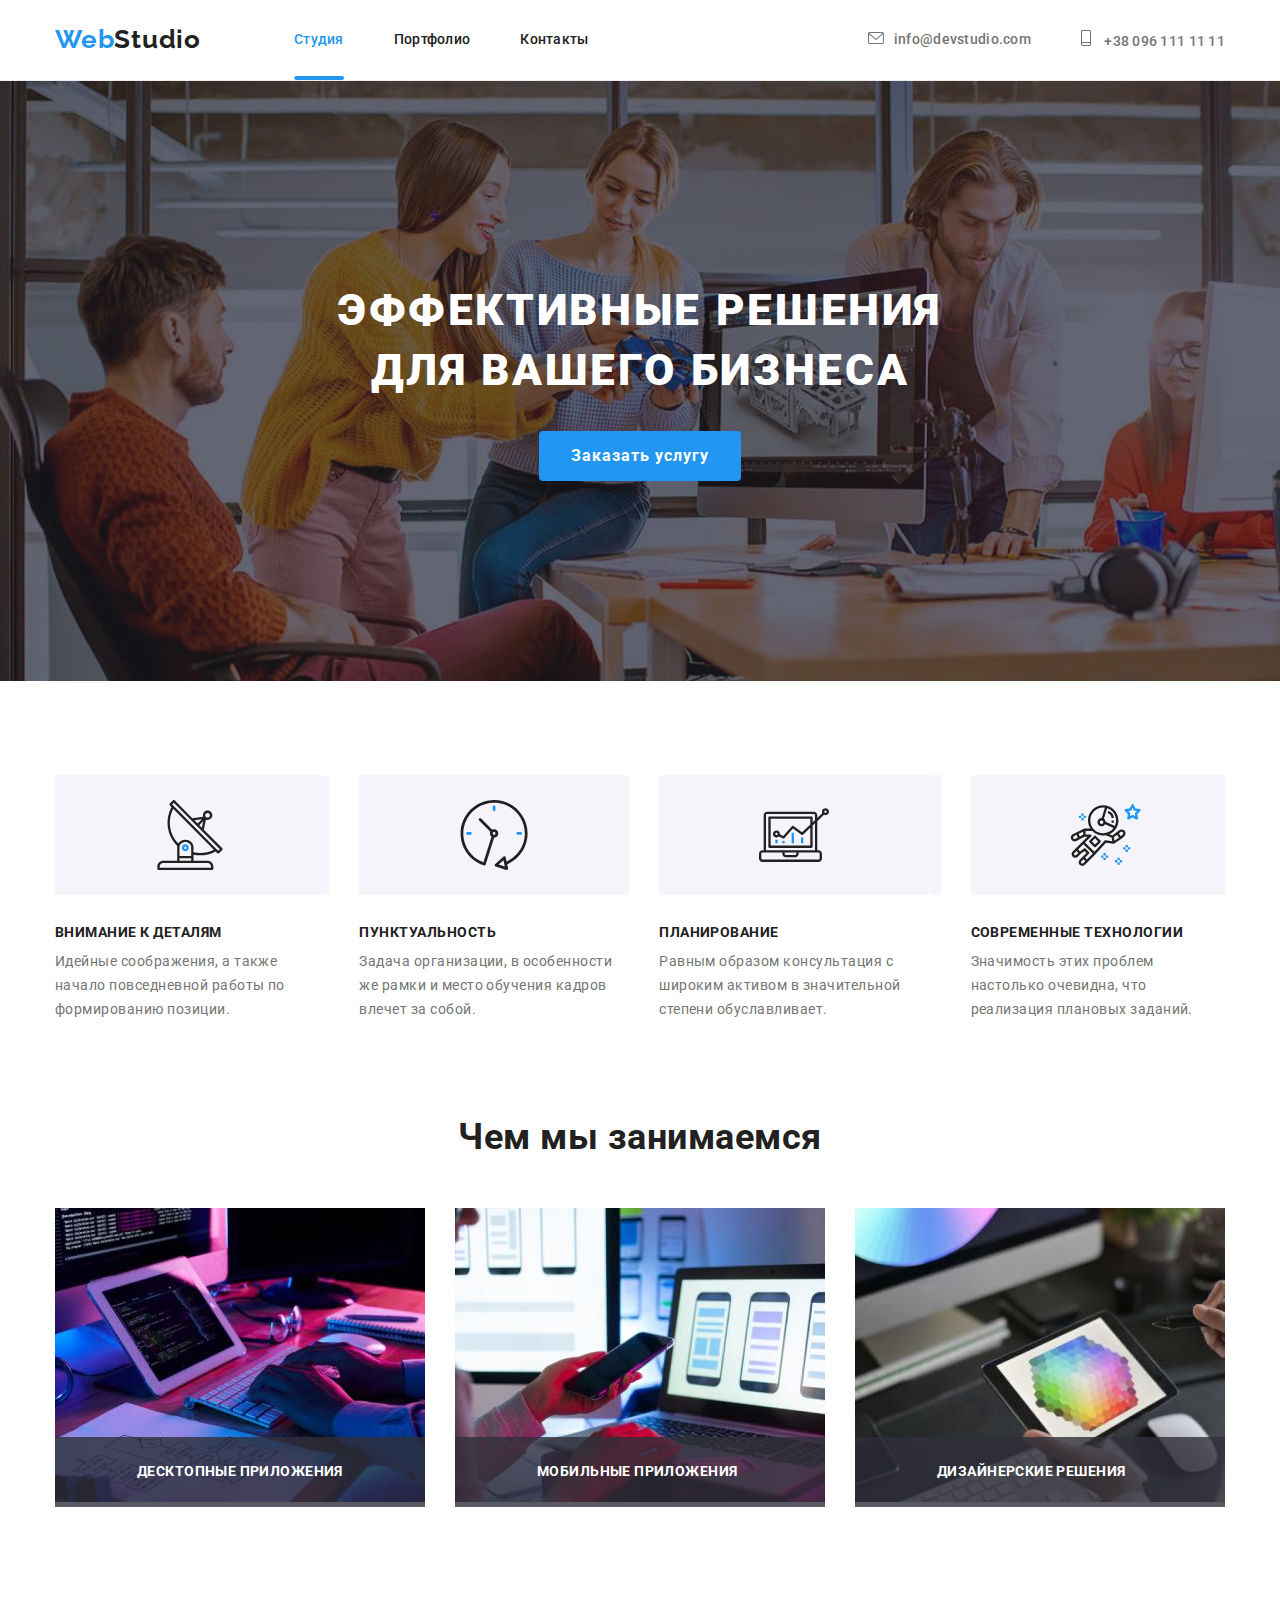
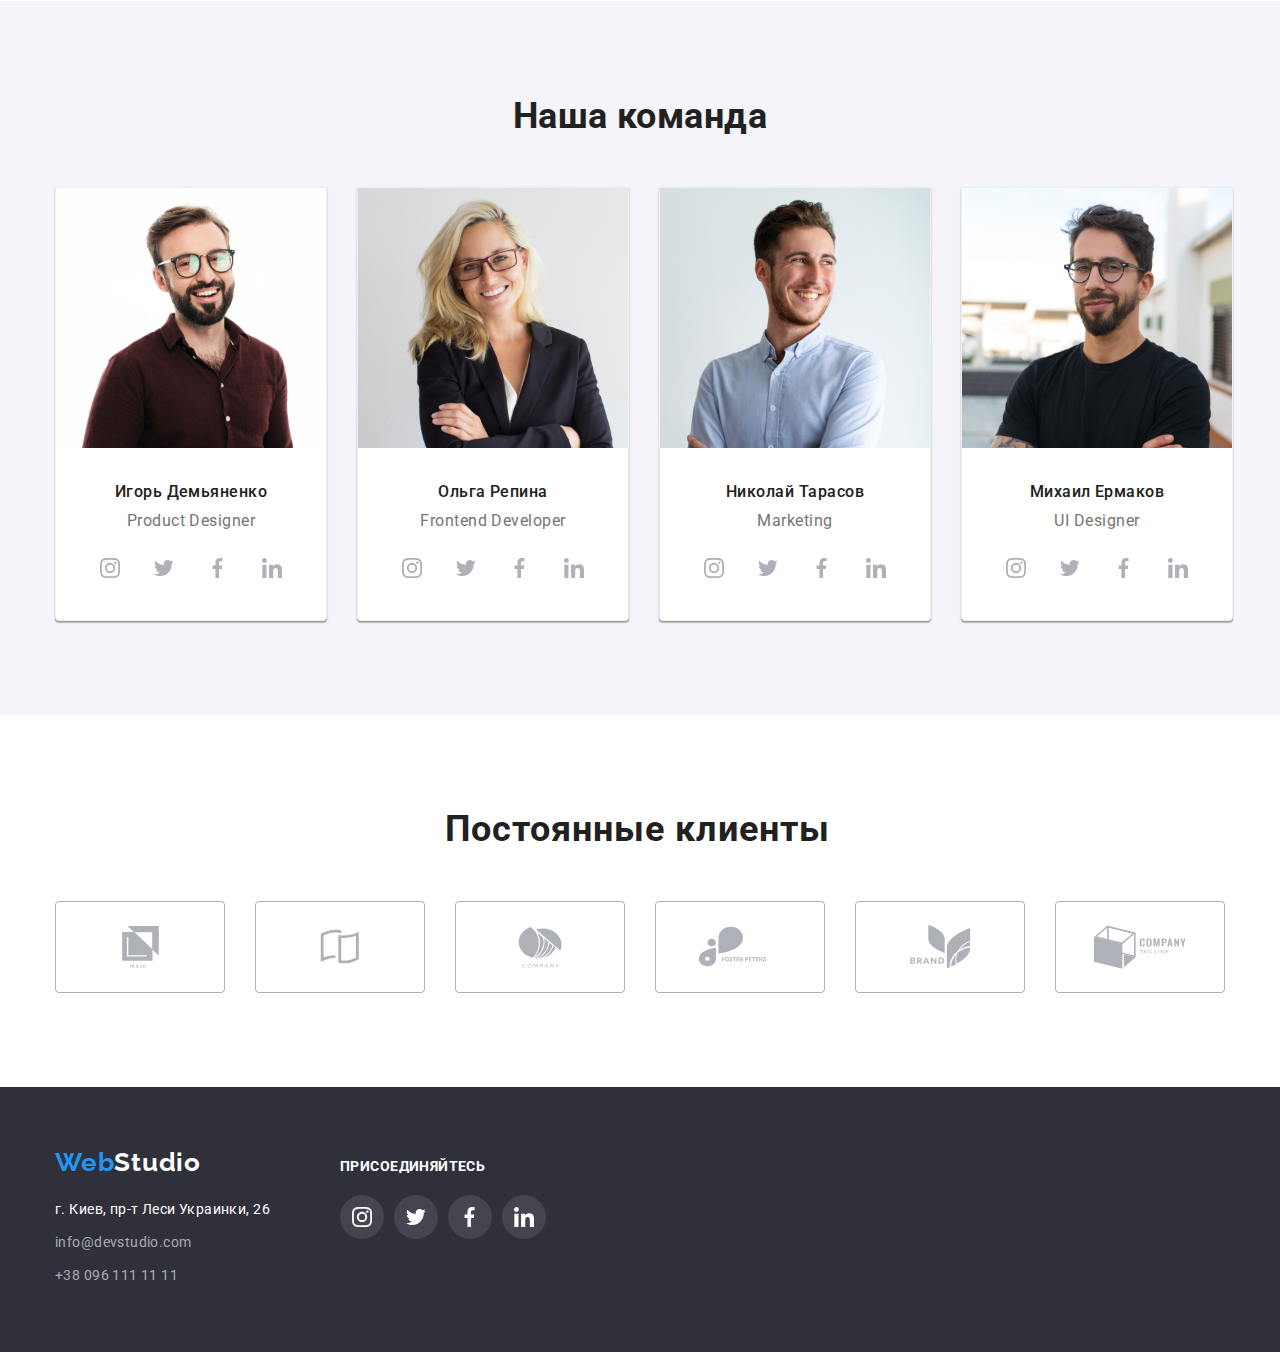
<file: index.html>
<!DOCTYPE html>
<html lang="ru">
<head>
    <meta charset="UTF-8">
    <meta http-equiv="X-UA-Compatible" content="IE=edge">
    <meta name="viewport" content="width=device-width, initial-scale=1.0">
    <title>"Эфективное решение для вашего бизнеса"</title>
    <link rel="preconnect" href="https://fonts.googleapis.com">
    <link rel="preconnect" href="https://fonts.gstatic.com" crossorigin>
<link rel="preconnect" href="https://fonts.googleapis.com">
<link rel="preconnect" href="https://fonts.gstatic.com" crossorigin>
<link href="https://fonts.googleapis.com/css2?family=Raleway:wght@700&family=Roboto:wght@400;500;700;900&display=swap" rel="stylesheet">    
<link rel="stylesheet" href="https://cdnjs.cloudflare.com/ajax/libs/modern-normalize/1.1.0/modern-normalize.min.css">
<link rel="stylesheet" href="./css/styles.css">
</head>
<body>
    <header class="hader">
        <div class="conteiner header">
            <a class="logo" href="index.html">Web<span class="logo studio">Studio</span></a>
            <nav class="navigation-nav">
                <ul class="navigation">
                    <li class="navigation-list"><a class="navigation-link current" href="index.html">Студия</a></li>
                    <li class="navigation-list"><a class="navigation-link" href="./portfolio.html">Портфолио</a></li>
                    <li class="navigation-list"><a class="navigation-link" href="index.html">Контакты</a></li>
                </ul>
            </nav>
            <ul class="contacts">
                <li class="cotacts-li"> 
                    <a class="contacts-link" href="emailto:info@devstudio.com"><svg class="image-contacts" width="16" height="12">
                        <use href="./image/symbol-defs.svg#icon-envelope"></use></svg>info@devstudio.com
                    </a>
                </li>
                <li class="contacts-li">
                    <a class="contacts-link" href="tel:+380961111111"><svg class="image-contacts" width="10" height="16">
                        <use href="./image/symbol-defs.svg#icon-telephone"></use></svg> +38 096 111 11 11
                    </a>
                </li>
            </ul>
        </div>
    </header>
        
    <main>
       <section class="section main">
            <div class="conteiner hero">
                <h1 class="main-title">Эффективные решения для вашего бизнеса</h1>
                <button class="main-button" type="button" data-modal-open>Заказать услугу</button>
            </div>
            <div class="backdrop is-hidden" data-modal>
                <div class="modal">
                    <button type="button" class="closed" data-modal-close>
                        <svg class="image-closed">
                            <use href="./image/symbol-defs.svg#icon-close"></use>
                        </svg>
                    </button>
                </div>
            </div>
        </section>
        <section class="section feature">
            <div class="conteiner">
                <ul class="feature-ul">
                    <li class="feature-li attention">
                        <h3 class="feature-title">Внимание к деталям</h3>
                        <p class="text">Идейные соображения, а также начало повседневной работы по формированию позиции.</p>
                    </li>
                    <li class="feature-li punctuality">
                        <h3 class="feature-title">Пунктуальность</h3>
                        <p class="text">Задача организации, в особенности же рамки и место обучения кадров влечет за собой.</p>
                    </li>
                    <li class="feature-li planning">
                        <h3 class="feature-title">Планирование</h3>
                        <p class="text">Равным образом консультация с широким активом в значительной степени обуславливает.</p>
                    </li>
                    <li class="feature-li technology">
                        <h3 class="feature-title">Современные технологии</h3>
                        <p class="text">Значимость этих проблем настолько очевидна, что реализация плановых заданий.</p>
                    </li>
                </ul>
            </div>
        </section>
        <section class="section activities">
            <div class="conteiner activities">
                <h2 class="activities-title">Чем мы занимаемся</h2>
                <ul class="activities-list">
                    <li class="activities-img">
                        <img src="./image/business1.jpg" width="370" alt="клавиатура и схемы">
                        <p class="bg-text">Десктопные приложения</p>
                    </li>
                    <li class="activities-img">
                        <img src="./image/business2.jpg" width="370" alt="разработка мобильного приложения">
                        <p class="bg-text">Мобильные приложения</p>
                    </li>
                    <li class="activities-img">
                        <img src="./image/business3.jpg" width="370" alt="цвета в приложении">
                        <p class="bg-text">Дизайнерские решения</p>
                    </li>
                </ul>
                
            </div>
        </section>
        <section class="section team">
            <div class="conteiner">
                <h2 class="team-title">Наша команда</h2>
                <ul class="team-ul">
                    <li class="team-list">
                        <img src="./image/фото1.jpg" width="270" alt="фото Игоря">
                        <h3 class="name">Игорь Демьяненко</h3>
                        <p class="job">Product Designer</p>
                        <ul class="social-ul">
                            <li class="social-li"><a class="social-link" href=""><svg class="social-image"><use href="./image/symbol-defs.svg#icon-instagram"></use></svg></a></li>
                            <li class="social-li"><a class="social-link" href=""><svg class="social-image"><use href="./image/symbol-defs.svg#icon-twt"></use></svg></a></li>
                            <li class="social-li"><a class="social-link" href=""><svg class="social-image"><use href="./image/symbol-defs.svg#icon-fb"></use></svg></a></li>
                            <li class="social-li"><a class="social-link" href=""><svg class="social-image"><use href="./image/symbol-defs.svg#icon-linkedin-1"></use></svg></a></li>

                        </ul>
                    </li>
                    <li class="team-list">
                        <img src="./image/фото2.jpg" width="270" alt="фото Ольги">
                        <h3 class="name">Ольга Репина</h3>
                        <p class="job">Frontend Developer</p>
                        <ul class="social-ul">
                            <li class="social-li"><a class="social-link" href=""><svg class="social-image"><use href="./image/symbol-defs.svg#icon-instagram"></use></svg></a></li>
                            <li class="social-li"><a class="social-link" href=""><svg class="social-image"><use href="./image/symbol-defs.svg#icon-twt"></use></svg></a></li>
                            <li class="social-li"><a class="social-link" href=""><svg class="social-image"><use href="./image/symbol-defs.svg#icon-fb"></use></svg></a></li>
                            <li class="social-li"><a class="social-link" href=""><svg class="social-image"><use href="./image/symbol-defs.svg#icon-linkedin-1"></use></svg></a></li>

                        </ul>
                    </li>
                    <li class="team-list">
                        <img src="./image/фото3.jpg" width="270" alt="фото Николая">
                        <h3 class="name">Николай Тарасов</h3>
                        <p class="job">Marketing</p>
                        <ul class="social-ul">
                            <li class="social-li"><a class="social-link" href=""><svg class="social-image"><use href="./image/symbol-defs.svg#icon-instagram"></use></svg></a></li>
                            <li class="social-li"><a class="social-link" href=""><svg class="social-image"><use href="./image/symbol-defs.svg#icon-twt"></use></svg></a></li>
                            <li class="social-li"><a class="social-link" href=""><svg class="social-image"><use href="./image/symbol-defs.svg#icon-fb"></use></svg></a></li>
                            <li class="social-li"><a class="social-link" href=""><svg class="social-image"><use href="./image/symbol-defs.svg#icon-linkedin-1"></use></svg></a></li>
                        </ul>
                    </li>
                    <li class="team-list">
                        <img src="./image/фото4.jpg" width="270" alt="фото Михаила">
                        <h3 class="name">Михаил Ермаков</h3>
                        <p class="job">UI Designer</p>
                        <ul class="social-ul">
                            <li class="social-li"><a class="social-link" href=""><svg class="social-image"><use href="./image/symbol-defs.svg#icon-instagram"></use></svg></a></li>
                            <li class="social-li"><a class="social-link" href=""><svg class="social-image"><use href="./image/symbol-defs.svg#icon-twt"></use></svg></a></li>
                            <li class="social-li"><a class="social-link" href=""><svg class="social-image"><use href="./image/symbol-defs.svg#icon-fb"></use></svg></a></li>
                            <li class="social-li"><a class="social-link" href=""><svg class="social-image"><use href="./image/symbol-defs.svg#icon-linkedin-1"></use></svg></a></li>
                        </ul>
                    </li>
                </ul>
            </div>
        </section>
        <section class="section clients">
            <div class="conteiner"> 
                <h2 class="title-clients">Постоянные клиенты</h2>
                <ul class="clients-ul">
                    <li class="clients-li"><a href="" class="clients-link"><svg class="icon-clients" width="41" height="42"><use href="./image/symbol-defs.svg#icon-gr1"></use></svg></a></li>
                    <li class="clients-li"><a href="" class="clients-link"><svg class="icon-clients" width="40" height="52"><use href="./image/symbol-defs.svg#icon-gr2"></use></svg></a></li>
                    <li class="clients-li"><a href="" class="clients-link"><svg class="icon-clients" width="44" height="42"><use href="./image/symbol-defs.svg#icon-gr3"></use></svg></a></li>
                    <li class="clients-li"><a href="" class="clients-link"><svg class="icon-clients" width="85" height="41"><use href="./image/symbol-defs.svg#icon-gr4"></use></svg></a></li>
                    <li class="clients-li"><a href="" class="clients-link"><svg class="icon-clients" width="63" height="45"><use href="./image/symbol-defs.svg#icon-gr5"></use></svg></a></li>
                    <li class="clients-li"><a href="" class="clients-link"><svg class="icon-clients" width="94" height="44"><use href="./image/symbol-defs.svg#icon-gr6"></use></svg></a></li>

                </ul>
            </div>

        </section>
    </main>
    <footer class="section-footer">
       <div class="conteiner footer">
            <div class="primary">
                <a class="logo white" href="index.html">Web<span class="footer-studio">Studio</span></a>
                <address class="adress-footer">
                    <p class="adress">г. Киев, пр-т Леси Украинки, 26</p>
                    <ul class="list">
                        <li><a class="contacts-footer" href="emailto:info@devstudio.com">info@devstudio.com </a></li>
                        <li><a class="contacts-footer tel" href="tel:+380961111111"> +38 096 111 11 11</a></li>
                    </ul>
                </address>
            </div>
            <div class="second">
                <h2 class="title-footer">Присоединяйтесь</h2>
                <ul class="social-footer">
                    <li class="footer-li"><a href="" class="footer-link"><svg class="icon-footer"><use href="./image/symbol-defs.svg#icon-instagram"></use></svg></a></li>
                    <li class="footer-li"><a href="" class="footer-link"><svg class="icon-footer"><use href="./image/symbol-defs.svg#icon-twt2"></use></svg></a></li>
                    <li class="footer-li"><a href="" class="footer-link"><svg class="icon-footer"><use href="./image/symbol-defs.svg#icon-fb2"></use></svg></a></li>
                    <li class="footer-li"><a href="" class="footer-link"><svg class="icon-footer"><use href="./image/symbol-defs.svg#icon-linkedin-1-1"></use></svg></a></li>
                </ul>
            </div>
        </div>
    </footer>
<script src="./js/modal.js"></script>
</body>
</html>
</file>
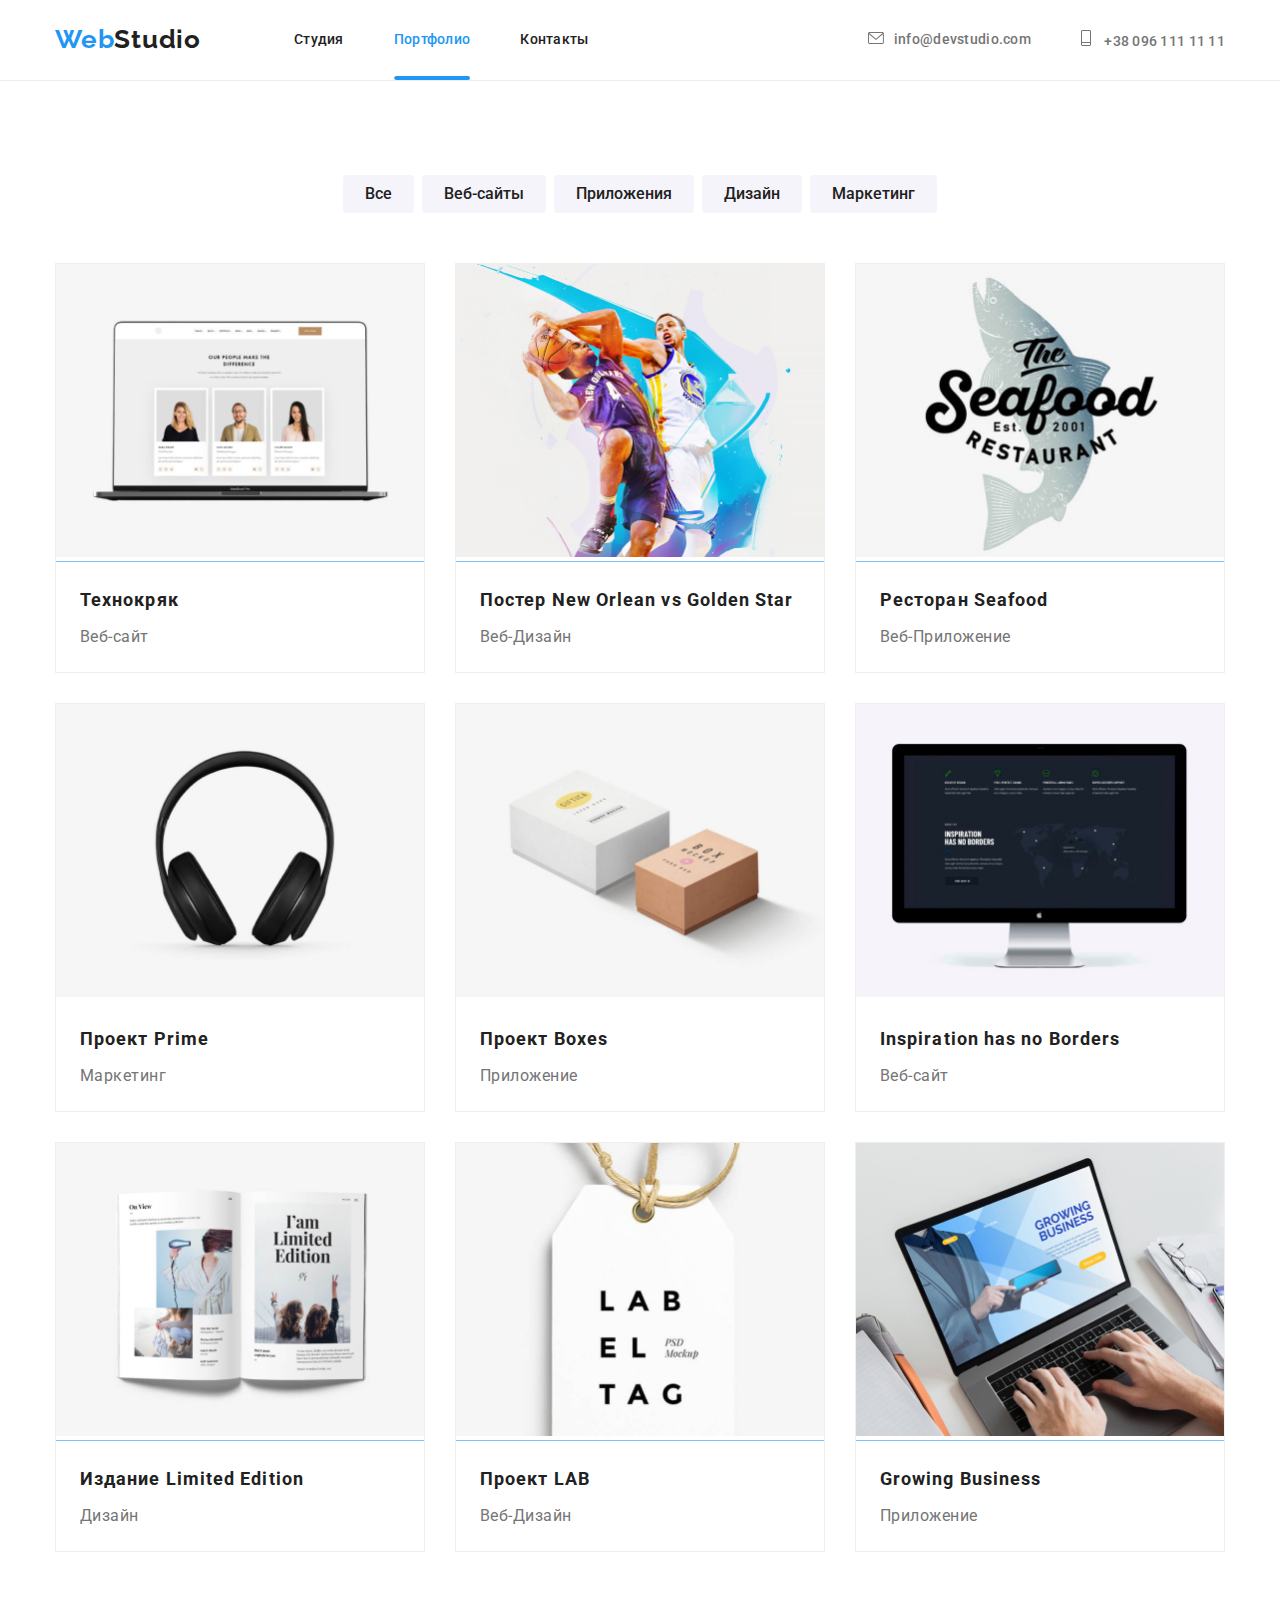
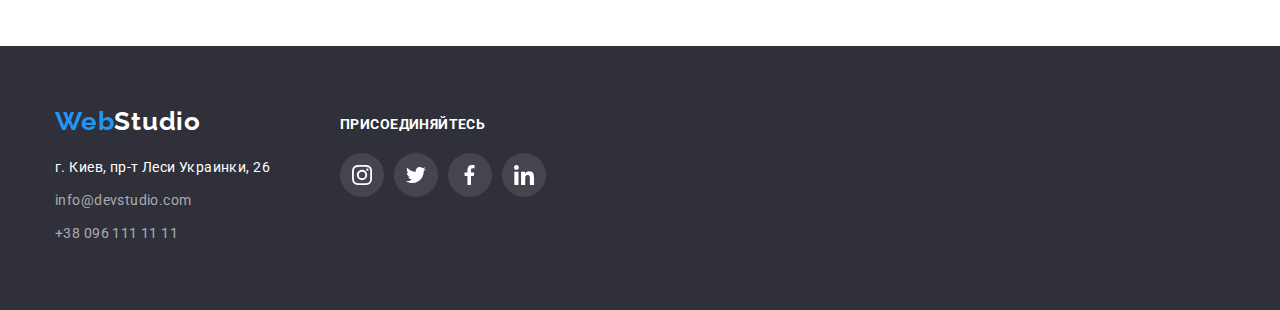
<file: portfolio.html>
<!DOCTYPE html>
<html lang="en">
<head>
    <meta charset="UTF-8">
    <meta http-equiv="X-UA-Compatible" content="IE=edge">
    <meta name="viewport" content="width=device-width, initial-scale=1.0">
    <title>portfolio</title>
    <link rel="preconnect" href="https://fonts.googleapis.com">
    <link rel="preconnect" href="https://fonts.gstatic.com" crossorigin>
<link rel="preconnect" href="https://fonts.googleapis.com">
<link rel="preconnect" href="https://fonts.gstatic.com" crossorigin>
<link href="https://fonts.googleapis.com/css2?family=Raleway:wght@700&family=Roboto:wght@400;500;700;900&display=swap" rel="stylesheet">    
<link rel="stylesheet" href="https://cdnjs.cloudflare.com/ajax/libs/modern-normalize/1.1.0/modern-normalize.min.css">
<link rel="stylesheet" href="./css/styles.css">
</head>
<body>
    <header>
        <div class="conteiner header">
            <a class="logo" href="index.html">Web<span class="logo studio">Studio</span></a>
            <nav class="navigation-nav">
                <ul class="navigation">
                    <li class="navigation-list"><a class="navigation-link" href="index.html">Студия</a></li>
                    <li class="navigation-list"><a class="navigation-link current" href="./portfolio.html">Портфолио</a></li>
                    <li class="navigation-list"><a class="navigation-link" href="index.html">Контакты</a></li>
                </ul>
            </nav>
            <ul class="contacts">
                <li class="cotacts-li">
                    <a class="contacts-link" href="emailto:info@devstudio.com"><svg class="image-contacts" width="16"
                            height="12">
                            <use href="./image/symbol-defs.svg#icon-envelope"></use>
                        </svg>info@devstudio.com
                    </a>
                </li>
                <li class="contacts-li">
                    <a class="contacts-link" href="tel:+380961111111"><svg class="image-contacts" width="10" height="16">
                            <use href="./image/symbol-defs.svg#icon-telephone"></use>
                        </svg> +38 096 111 11 11
                    </a>
                </li>
            </ul>
        </div>
    </header>
    <main>
        <section class="section">
           <div class="conteiner portfolio">
                <ul class="filter">
                    <li class="filter-li"><button class="filter-button" type="button">Все</button></li>
                    <li class="filter-li"><button class="filter-button" type="button">Веб-сайты</button></li>
                    <li class="filter-li"><button class="filter-button" type="button">Приложения</button></li>
                    <li class="filter-li"><button class="filter-button" type="button">Дизайн</button></li>
                    <li class="filter-li"><button class="filter-button" type="button">Маркетинг</button></li>
                </ul>
                <ul class="portfolio-main">
                    <li class="portfolio-list">
                        <a href="">
                            <div class="overley"><img src="./image/технокряк.jpg" alt="технокряк" width="369">
                                <div class="hover-portfolio">
                                    <p class="hover-text">Ресурс предлагает комплексные предложения с разным уровнем функционала и сервисов. Все это
                                        позволит посетителю получить
                                        исчерпывающие сведения о компании или частном лице.</p>
                                </div>
                            </div>
                            <div class="image-title">
                                <h2 class="portfolio-title">Технокряк</h2>
                                <p class="portfolio-text">Веб-сайт</p>
                            </div>
                        </a>
                    </li>
                    <li class="portfolio-list">
                        <a href="">
                            <div class="overley"><img src="./image/ПостерNewOrleanvsGoldenStar.jpg" alt="постер" width="369">
                            <div class="hover-portfolio">
                                <p class="hover-text">Ресурс предлагает комплексные предложения с разным уровнем функционала и сервисов. Все это
                                    позволит посетителю получить
                                    исчерпывающие сведения о компании или частном лице.</p>
                            </div>
                            </div>
                            <div class="image-title">
                                <h2 class="portfolio-title">Постер New Orlean vs Golden Star</h2>
                                <p class="portfolio-text">Веб-Дизайн</p>
                            </div>
                        </a>
                    </li>
                    <li class="portfolio-list">
                        <a href="">
                            <div class="overley"><img src="./image/РесторанSeafood.jpg" alt="Ресторан Seafood" width="369">
                                <div class="hover-portfolio">
                                    <p class="hover-text">Ресурс предлагает комплексные предложения с разным уровнем функционала и сервисов. Все это
                                        позволит посетителю получить
                                        исчерпывающие сведения о компании или частном лице.</p>
                                </div>
                            </div>
                            <div class="image-title">
                                <h2 class="portfolio-title">Ресторан Seafood</h2>
                                <p class="portfolio-text">Веб-Приложение</p>
                            </div>
                        </a>
                    </li>
                    <li class="portfolio-list">
                        <a href="">
                            <div class="overley"><img src="./image/ПроектPrime.jpg" alt="Проект Prime" width="369">
                                <div class="hover-portfolio">
                                    <p class="hover-text">Ресурс предлагает комплексные предложения с разным уровнем функционала и сервисов. Все это
                                        позволит посетителю получить
                                        исчерпывающие сведения о компании или частном лице.</p>
                                </div>
                            </div>
                            <div class="image-title">
                                <h2 class="portfolio-title">Проект Prime</h2>
                                <p class="portfolio-text">Маркетинг</p>
                            </div>
                            
                        </a>
                    </li>
                    <li class="portfolio-list">
                        <a href="">
                            <div class="overley"><img src="./image/ПроектBoxes.jpg" alt="Проект Boxes" width="369">
                                <div class="hover-portfolio">
                                    <p class="hover-text">Ресурс предлагает комплексные предложения с разным уровнем функционала и сервисов. Все это
                                        позволит посетителю получить
                                        исчерпывающие сведения о компании или частном лице.</p>
                                </div>
                            </div>
                            <div class="image-title">
                                <h2 class="portfolio-title">Проект Boxes</h2>
                                <p class="portfolio-text">Приложение</p>
                            </div>
                            
                        </a>
                    </li>
                    <li class="portfolio-list">
                        <a href="">
                            <div class="overley"><img src="./image/InspirationhasnoBorders.jpg" alt="Inspiration has no Borders" width="369"> 
                                <div class="hover-portfolio">
                                    <p class="hover-text">Ресурс предлагает комплексные предложения с разным уровнем функционала и сервисов. Все это
                                        позволит посетителю получить
                                        исчерпывающие сведения о компании или частном лице.</p>
                                </div>
                            </div>
                            <div class="image-title">
                                <h2 class="portfolio-title">Inspiration has no Borders</h2>
                                <p class="portfolio-text">Веб-сайт</p>
                            </div>
                            
                        </a>
                    </li>
                    <li class="portfolio-list">
                        <a href="">
                            <div class="overley"><img src="./image/ИзданиеLimitedEdition.jpg" alt="Издание Limited Edition" width="369">
                                <div class="hover-portfolio">
                                    <p class="hover-text">Ресурс предлагает комплексные предложения с разным уровнем функционала и сервисов. Все это
                                        позволит посетителю получить
                                        исчерпывающие сведения о компании или частном лице.</p>
                                </div>
                            </div>
                            <div class="image-title">
                                <h2 class="portfolio-title">Издание Limited Edition</h2>
                                <p class="portfolio-text">Дизайн</p>
                            </div>
                           
                        </a>
                    </li>
                    <li class="portfolio-list">
                        <a href="">
                            <div class="overley"><img src="./image/ПроектLAB.jpg" alt="Проект LAB" width="369">
                                <div class="hover-portfolio">
                                    <p class="hover-text">Ресурс предлагает комплексные предложения с разным уровнем функционала и сервисов. Все это
                                        позволит посетителю получить
                                        исчерпывающие сведения о компании или частном лице.</p>
                                </div>
                            </div>
                            <div class="image-title">
                                <h2 class="portfolio-title">Проект LAB</h2>
                                <p class="portfolio-text">Веб-Дизайн</p>
                            </div>
                           
                        </a>
                    </li>
                    <li class="portfolio-list">
                        <a href="">
                            <div class="overley"><img src="./image/GrowingBusiness.jpg" alt="Growing Business" width="369">
                                <div class="hover-portfolio">
                                    <p class="hover-text">Ресурс предлагает комплексные предложения с разным уровнем функционала и сервисов. Все это
                                        позволит посетителю получить
                                        исчерпывающие сведения о компании или частном лице.</p>
                                </div>
                            </div>
                            <div class="image-title">
                            <h2 class="portfolio-title">Growing Business</h2>
                            <p class="portfolio-text">Приложение</p>
                            </div>
                            
                        </a>
                    </li>
                </ul>
           </div>
        </section>

    </main>
    <footer class="section-footer">
        <div class="conteiner footer">
            <div class="primary">
                <a class="logo white" href="index.html">Web<span class="footer-studio">Studio</span></a>
                <address class="adress-footer">
                    <p class="adress">г. Киев, пр-т Леси Украинки, 26</p>
                    <ul class="list">
                        <li><a class="contacts-footer" href="emailto:info@devstudio.com">info@devstudio.com </a></li>
                        <li><a class="contacts-footer tel" href="tel:+380961111111"> +38 096 111 11 11</a></li>
                    </ul>
                </address>
            </div>
            <div class="second">
                <h2 class="title-footer">Присоединяйтесь</h2>
                <ul class="social-footer">
                    <li class="footer-li"><a href="" class="footer-link"><svg class="icon-footer">
                                <use href="./image/symbol-defs.svg#icon-instagram"></use>
                            </svg></a></li>
                    <li class="footer-li"><a href="" class="footer-link"><svg class="icon-footer">
                                <use href="./image/symbol-defs.svg#icon-twt2"></use>
                            </svg></a></li>
                    <li class="footer-li"><a href="" class="footer-link"><svg class="icon-footer">
                                <use href="./image/symbol-defs.svg#icon-fb2"></use>
                            </svg></a></li>
                    <li class="footer-li"><a href="" class="footer-link"><svg class="icon-footer">
                                <use href="./image/symbol-defs.svg#icon-linkedin-1-1"></use>
                            </svg></a></li>
                </ul>
            </div>
        </div>
    </footer>
</body>
</html>
</file>
<file: css/styles.css>
:root {
    --primary-text-color: #757575;
    --title-text-color: #212121;
    --accent-color: #2196F3;
}


a {
    text-decoration: none;
    cursor: default;
}



body {
    color:var(--primary-text-color);
    background-color: #ffffff;
    font-family: roboto, sans-serif;
    letter-spacing: 0.03em;
}
ul {
    padding-inline-start: 0;
    margin-block-start: 0;
    margin-block-end: 0;
    list-style: none;
}
p {
    display: none;
    margin-block-start: 1em;
    margin-block-end: 1em;
    margin-inline-start: 0px;
    margin-inline-end: 0px;
}


.conteiner {
    width: 1200px;
    margin-left: auto;
    margin-right: auto;
    padding-left: 15px;
    padding-right: 15px;
    

}


.section {
    padding-top: 94px;
    padding-bottom: 94px;
}

/* секция хедер */

.logo {
    padding-right: auto;
    padding-top: 24px;
    padding-bottom: 25px;
    font-family: 'Raleway';
    font-style: normal;
    font-weight: 700;
    font-size: 26px;
    line-height: 1.19;
    letter-spacing: 0.03em;
    color: #2196F3; 
    
}
.studio {
    color: var(--title-text-color);
    margin-left: 0;
    padding-left: 0;
}

header {
    border-bottom: 1px solid #ECECEC;
}

.header {
    display: flex;
    align-items: center;
    margin-bottom: 0;
    
}

.navigation {
    display: flex;
    padding-left: 93px;
    margin-bottom: 0;
    margin-top: 0;
    
}



.navigation-link {
    padding-top: 32px;
    display: block;
    color: var(--title-text-color);
    font-family: 'Roboto';
    font-style: normal;
    font-weight: 500;
    font-size: 14px;
    line-height: 1.14;
    letter-spacing: 0.02em;
    transition: color 250ms cubic-bezier(0.4, 0, 0.2, 1);
}
.navigation-list + .navigation-list {
    margin-left: 50px;
}

.contacts {
    display: flex;
    margin-left: auto;
    margin-bottom: 0;
    padding-left: 0;
    margin-top: 0;
    
}
.contacts-li {
    margin-left: 50px;
    
}



.navigation-link:hover, 
.navigation-link:focus {
    color: var(--accent-color);
}



.contacts-link {
    min-width: 142px;
    padding-top: 32px;
    padding-bottom: 32px;
    color: var(--primary-text-color);
    font-family: 'Roboto';
    font-weight: 500;
    font-size: 14px;
    line-height: 1.14;
    letter-spacing: 0.02em;
    transition: color 250ms cubic-bezier(0.4, 0, 0.2, 1), fill 250ms cubic-bezier(0.4, 0, 0.2, 1);
}

.contacts-link:hover,
.contacts-link:focus {
    fill: var(--accent-color);
    color: var(--accent-color);
}

.image-contacts {
    margin-right: 10px;
    fill: currentColor;
}
.current {
    color: var(--accent-color);
}
.current::after {
    content: "";
    background-image: url(../image/hover.svg);
    margin-top: 28px;
    display: block;
    width: 100%;
    height: 4px;
    border-radius: 2px;
}

/* главная секция */
.main {
    background-image: linear-gradient(to right,
            #2F303A66, rgba(47, 48, 58, 0.4)), url(../image/Img.jpg);
    text-align: center;
    padding-top: 200px;
    padding-bottom: 200px;

}

.main-title {
    margin-top: 0;
    margin-left: auto;
    margin-right: auto;
    margin-bottom: 30px;
    
    
    color: #FFFFFF;
    font-weight: 900;
    font-size: 44px;
    line-height: 1.36;
    letter-spacing: 0.06em;
    text-transform: uppercase;
    width: 696px;
    
    
    
}
.main-button {
    display: inline-block;
    cursor: pointer;
    padding: 10px 32px;
    
    min-width: 136px;
    color: #FFFFFF;
    background-color: #2196F3;
    font-weight: 700;
    font-size: 16px;
    line-height: 1.87;
    text-align: center;
    letter-spacing: 0.06em;
    border: 0;
    border-radius: 4px;
    
}

/* наши преимущества */
.feature {
    
    margin-left: auto;
    margin-right: auto;
}

.feature-ul {
    display: flex;
    align-items: center;
    margin-bottom: 0;
    margin-top: 0;
    padding-left: 0;

}
.attention::before{
background-image: url(../image/Group\ 1.svg);
content: "";
display: block;
height: 120px;
}

.punctuality::before{
    background-image: url(../image/Group\ 2.svg);
        content: "";
        display: block;
        height: 120px;
}
.planning::before {
    background-image: url(../image/Group\ 33.svg);
        content: "";
        display: block;
        height: 120px;
       
}

.technology::before {
    background-image: url(../image/Group\ 4.svg);
        content: "";
        display: block;
        height: 120px;
}

.feature-li + .feature-li {
    margin-left: 30px;
}
.feature-title {
    color: var(--title-text-color);
    font-weight: 700;
    font-size: 14px;
    line-height: 1.14;
    text-transform: uppercase;
    margin-top: 30px;
    margin-bottom: 10px;
    
}
.text {
    margin-top: 0;
    margin-bottom: 0;
    font-weight: 400;
    font-size: 14px;
    line-height: 1.71;
    display: block;
}

/* чем мы занимаемся */

.activities {
    margin-bottom: 0;
    padding-top: 0;
}
.activities-title {
    margin-bottom: 50px;
    margin-top: 0;
    text-align: center;

    color: var(--title-text-color);
    font-weight: 700;
    font-size: 36px;
    line-height: 42px;
        
}
.activities-list {
    display: flex;
    align-items: center;
    margin-bottom: 0;
    padding-left: 0;
    margin-top: 0;
}

.activities-img {
    position: relative;
    z-index: -1;
    
}
.activities-img+.activities-img {
    padding-left: 30px;
}

.bg-text {
    display: flex;
    position: absolute;
    bottom: 0;
    right: 0;
    font-size: 14px;
    font-weight: 700;
    line-height: 1.14;
    letter-spacing: 0.03em;
    text-transform: uppercase;
    color: #FFFFFF;
    background: rgba(47, 48, 58, 0.8);
    width: 370px;
    margin: 0;
    padding: 27px 82px;
}


/* наша команда */
.team {
    margin-top: 0;
    background: #F5F4FA;
    
}
.team-title {
    margin-top: 0;
    margin-bottom: 50px;
    color: var(--title-text-color);
    font-weight: 700;
    font-size: 36px;
    line-height: 1.17;
    text-align: center;
    
}

.team-list {
    border: 1px solid #EEEEEE;
    background: #ffffff;
    box-shadow: 0px 1px 3px rgba(0, 0, 0, 0.12), 0px 1px 1px rgba(0, 0, 0, 0.14), 0px 2px 1px rgba(0, 0, 0, 0.2);
    border-radius: 0px 0px 4px 4px;
}


.team-ul {
    display: flex;
    
}
.team-list + .team-list {
    margin-left: 30px;
}
.name {
    color: var(--title-text-color);
    font-weight: 500;
    font-size: 16px;
    line-height: 1.19;
    text-align: center;
    margin-bottom: 10px;
    margin-top: 30px;
    
}
.job {
    font-weight: 400;
    font-size: 16px;
    line-height: 1.19;
    text-align: center;
    margin-top: 0;
    display: block;
    width: 270px;
}
.social-ul {
    display: flex;
    margin-left: auto;
    margin-right: auto;
    margin-bottom: 30px;
    margin-top: 16px;
    width: 206px;
    
}
.social-image {
    width: 20px;
    height: 20px;
    
}
.social-link {
    width: 44px;
    height: 44px;
    border-radius: 50%;
    display: flex;
    padding: 12px;
    fill: #AFB1B8;
    transition: background-color 250ms cubic-bezier(0.4, 0, 0.2, 1), fill 250ms cubic-bezier(0.4, 0, 0.2, 1);
}

.social-link:hover,
.social-link:focus {
    background-color: var(--accent-color);
    fill: #ffffff;
}


.social-li + .social-li {
    margin-left: 10px;
}
/* секция клиенты */

.clients {
    
    margin-left: auto;
    margin-right: auto;
    text-align: center;
    
}
.title-clients {
    display: flex;
    width: 391px;
    font-family: 'Roboto';
    font-style: normal;
    font-weight: 700;
    font-size: 36px;
    line-height: 1.16;
    letter-spacing: 0.03em;
    color: #212121;
    margin-bottom:0;
    margin-top: 0;
    margin-left: auto;
    margin-right: auto;
    padding: 0;
    margin-block-start: 0;
    margin-block-end: 0;
}

.clients-ul {
    display: flex;
    width: 1170px;
    justify-content: center;
    text-align: center;
    color: #AFB1B8;
    margin-top: 50px;
}

.clients-li {
   
    display: flex;
}
.clients-li + .clients-li {
    margin-left: 30px;
}

.clients-link {
    display: flex;
    fill: #AFB1B8;
    width: 170px;
    height: 92px;
    align-items: center;
    justify-content: center;
    border: 1px solid #AFB1B8;
    border-radius: 4px;
    transition: border 250ms cubic-bezier(0.4, 0, 0.2, 1), fill 250ms cubic-bezier(0.4, 0, 0.2, 1);
}

.icon-clients {
    color: currentColor;
}


 .clients-link:hover,
 .clients-link:focus {
    fill: #2196F3;
    border: 1px solid #2196F3;
 }



/* футер */
.section-footer {
    background-color: #2F303A;
    margin-right: auto;
    color: var(--primary-text-color);
    padding-top: 60px;
    padding-bottom: 60px;
    display: flex;
   
    
}

.footer {
    display: flex;
}

.primary {
    margin-right: 70px;
}

.footer-studio {
    font-weight: 700;
    font-size: 26px;
    line-height: 1.19;
    letter-spacing: 0.03em;
    color: #FFFFFF
}
.adress-foter {
    padding-bottom: 60px;
    display: flex;
}

.white {
    display: block;
    margin-bottom: 20px;
    
    padding: 0;
}
.adress {
    margin-top: 0;
    margin-bottom: 9px;
    color: #ffffff;
    font-family: 'Roboto';
    font-style: normal;
    font-weight: 400;
    font-size: 14px;
    line-height: 1.71;
    letter-spacing: 0.03em;
    display: block;
    
}
.contacts-footer {
    display: block;
    margin-bottom: 9px;
    color: rgba(255, 255, 255, 0.6);
    text-decoration: none;
    cursor: default;
    font-family: 'Roboto';
    font-style: normal;
    font-weight: 400;
    font-size: 14px;
    line-height: 1.71;
    letter-spacing: 0.03em;
}
.tel {
    margin-bottom: 0;
}
.list {
    margin-top: 0;
    margin-bottom: 4px;
    padding-left: 0;
    transition: color 250ms cubic-bezier(0.4, 0, 0.2, 1);
}



.list :hover, 
.list :focus {
color: var(--accent-color);
}

.second {
    
    width: 206px;
}
.title-footer {
    font-family: 'Roboto';
    font-style: normal;
    font-weight: 700;
    font-size: 14px;
    line-height: 1.14;
    letter-spacing: 0.03em;
    text-transform: uppercase;
    color: #FFFFFF;
    display: flex;
    margin-bottom: 20px;
    
    width: 145px;
    
}
.social-footer {
    display: flex;
    width: 206px;
    margin-left: auto;
    margin-right: auto;

}
.footer-li {
    width: 44px;
    height: 44px;
}
.footer-li + .footer-li {
    margin-left: 10px;
}
.footer-link {
    display: flex;
    border-radius: 50%;
    padding: 12px;
    width: 44px;
    height: 44px;
    background: rgba(255, 255, 255, 0.1);
    fill: #ffffff;
    transition: background-color 250ms cubic-bezier(0.4, 0, 0.2, 1);
    
}

.icon-footer {
    width: 20px;
    height: 20px;

}

.footer-link:hover, 
.footer-link:focus {
    background-color: #2196F3;
}


/* разметка для кнопки */
.backdrop {
    position: fixed;
    width: 100%;
    height: 100%;
    top: 0;
    left: 0;
    background-color: rgba(0, 0, 0, 0.1);
    border: 1px solid #0000001A;
    transition: opasity 250ms cubic-bezier(0.4, 0, 0.2, 1),
    visibilitty 250ms cubic-bezier(0.4, 0, 0.2, 1);
}

.backdrop.is-hidden {
    visibility: hidden;
    opacity: 0;
    pointer-events: none;
   
}

.modal {
    position: absolute;
    top: 50%;
    left: 50%;
    transform: translate(-50%, -50%);
    width: 528px;
    height: 581px;
    background-color: #FFFFFF;
    box-shadow: 0px 1px 3px rgba(0, 0, 0, 0.12), 0px 1px 1px rgba(0, 0, 0, 0.14), 0px 2px 1px rgba(0, 0, 0, 0.2);
    border-radius: 4px;
    display: flex;
    
}

.backdrop.is-hidden .modal {
    transform: translate(-50%, -50%) scale(1.1,1)
}


.image-closed {
   width: 11px;
   height: 11px;
    
}
.closed {
    display: flex;
    position: absolute;
    top: 8px;
    right: 8px;
    justify-content: center;
    align-items: center;
    width: 30px;
    height: 30px;
    background: #FFFFFF;
    border: 1px solid rgba(0, 0, 0, 0.1);
    border-radius: 50%;
    cursor: pointer;
    padding: 6px;
  
}



/* css для портфолио */



.filter {
    display: flex;
    margin-top: 0;
    margin-bottom: 50px;
    width: 594px;
    margin-left: auto;
    margin-right: auto;
}

.filter-li {
    display: flex;
    margin-top: 0;
   
    
}

.filter-button {
    border-radius: 4px;
    cursor: pointer;
    background: #F5F4FA;
    color: var(--title-text-color);
    font-weight: 500;
    font-size: 16px;
    line-height: 1.63;
    text-align: center;
    padding: 6px 22px;
    margin-right: 0;
    min-width: 16px;
    border: 0;
    transition:  color 250ms cubic-bezier(0.4, 0, 0.2, 1), background 250ms cubic-bezier(0.4, 0, 0.2, 1),
    box-shadow 250ms cubic-bezier(0.4, 0, 0.2, 1), border-radius 250ms cubic-bezier(0.4, 0, 0.2, 1);
}

.filter-li+.filter-li {
    margin-left: 8px;
}

.filter-button:hover,
.filter-button:focus {
    background: var(--accent-color);
    color: #FFFFFF;
    box-shadow: 0px 3px 1px rgba(0, 0, 0, 0.1), 0px 1px 2px rgba(0, 0, 0, 0.08), 0px 2px 2px rgba(0, 0, 0, 0.12);
    border-radius: 4px;
}


.portfolio-main {
    display: flex;
    flex-wrap: wrap;
    margin-bottom: 0;
    margin-top: 0;
    padding-left: 0;
   
}

.portfolio-main :nth-child(n+7) {
    margin-bottom: 0px;
}
.portfolio-main :nth-child(3n) {
    margin-right: 0;
}

.portfolio-list {
   
    box-sizing: border-box;
    width: 370px;
    background: #FFFFFF;
    border: 1px solid #EEEEEE;
    margin-bottom: 30px;
    margin-right: 30px;
   
    transition: box-shadow 250ms cubic-bezier(0.4, 0, 0.2, 1);
}


.portfolio-list:hover,
.portfolio-list:focus {
    
box-shadow: 0px 1px 1px rgba(0, 0, 0, 0.12), 
0px 4px 4px rgba(0, 0, 0, 0.06), 
1px 4px 6px rgba(0, 0, 0, 0.16);
}

.image-title {
    margin-left: 24px;
    margin-right: 24px;
    margin-top: 20px;
    margin-bottom: 20px;
    width: 322px;
    display: inline-block;
    
}

.portfolio-title {
    width: 322px;
    color: var(--title-text-color);
    font-weight: 700;
    font-size: 18px;
    line-height: 2;
    letter-spacing: 0.06em;
    cursor: default;
    text-decoration: none;
    margin-top: 0;
    margin-bottom: 4px;
    
    
    
}

.overley {
    overflow: hidden;
    position: relative;
}
.portfolio-text {
    width: 322px;
    color: var(--primary-text-color);
    font-weight: 400;
    font-size: 16px;
    line-height: 1.87;
    margin-top: 0;
    margin-bottom: 0;
    display: flex;
    
}

.hover-portfolio {
   display: flex;
    position: absolute;
    top: 0;
    left: 0;
    width: 369px;
    margin: 0;
    background: rgba(33, 150, 243, 0.9);
    transform: translateY(100%);
    transition: transform 250ms cubic-bezier(0.4, 0, 0.2, 1);
  
}
.portfolio-list:hover .hover-portfolio {
    transform: translateY(0%);
   
}

.hover-text {
    display: inline-block;
    padding: 63px 24px;
    margin-top: 0;
    margin-bottom: 4px;
    font-weight: 400;
    font-size: 18px;
    line-height: 1.55;
    letter-spacing: 0.03em;
    color: #FFFFFF;
   
}
</file>
